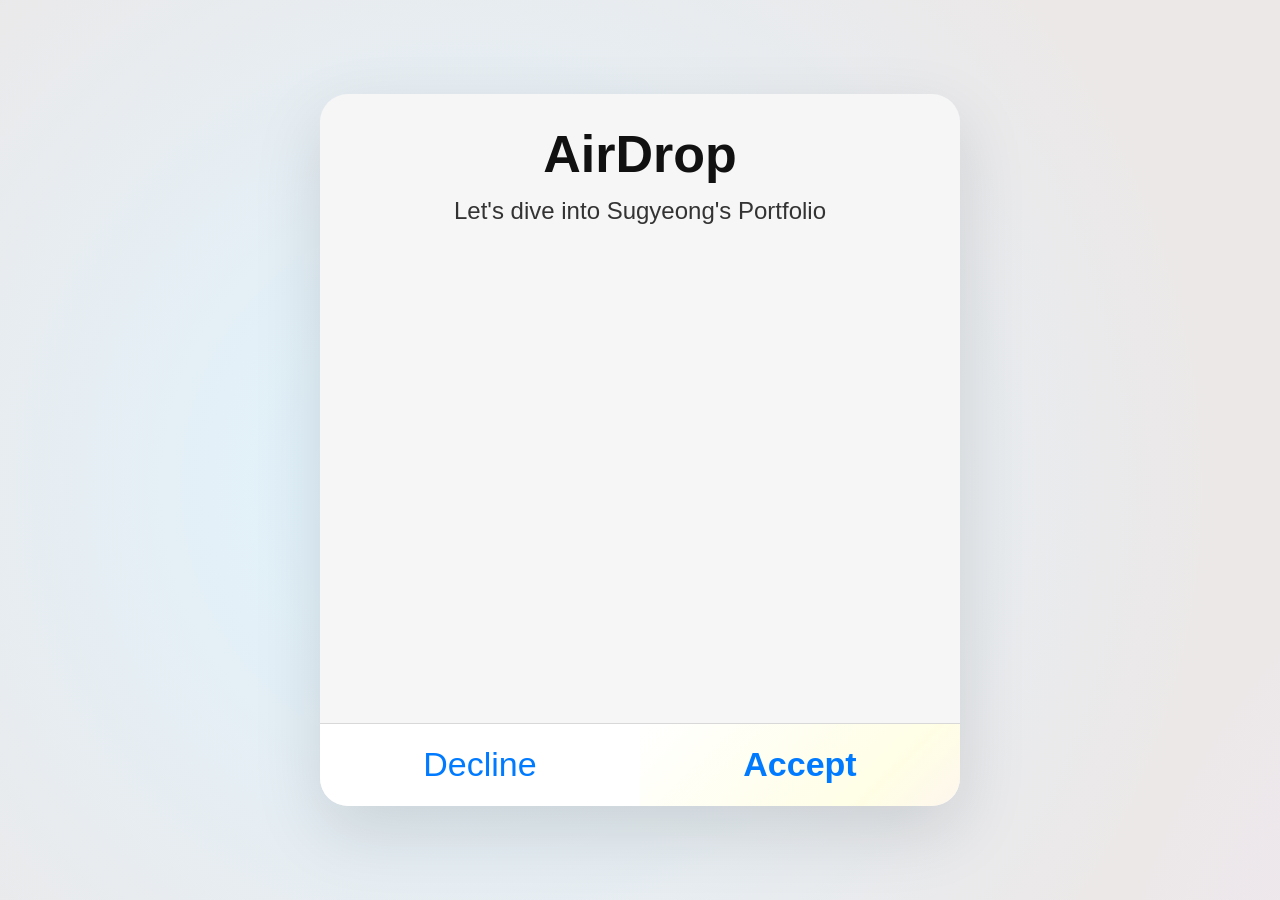
<file: index.html>
<!DOCTYPE html>
<html lang="en">

<head>
    <meta charset="UTF-8">
    <meta name="viewport" content="width=device-width, initial-scale=1.0">
    <title>SG Portfolio</title>

    <link rel="stylesheet" href="css/style.css">
</head>

<body>

    <div class="airdrop_box">

        <div class="top">
            <h1>AirDrop</h1>
            <p>Let's dive into Sugyeong's Portfolio</p>
        </div>

        <div class="mid">
            <video autoplay muted loop playsinline>
                <source src="video/my_ai_video.mp4" type="video/mp4">
            </video>
        </div>

        <div class="bot">

            <button class="decline">
                Decline
            </button>

            <button class="accept">
                <span>Accept</span>
            </button>

        </div>

    </div>
    <script src="js/script.js"></script>
</body>

</html>
</file>
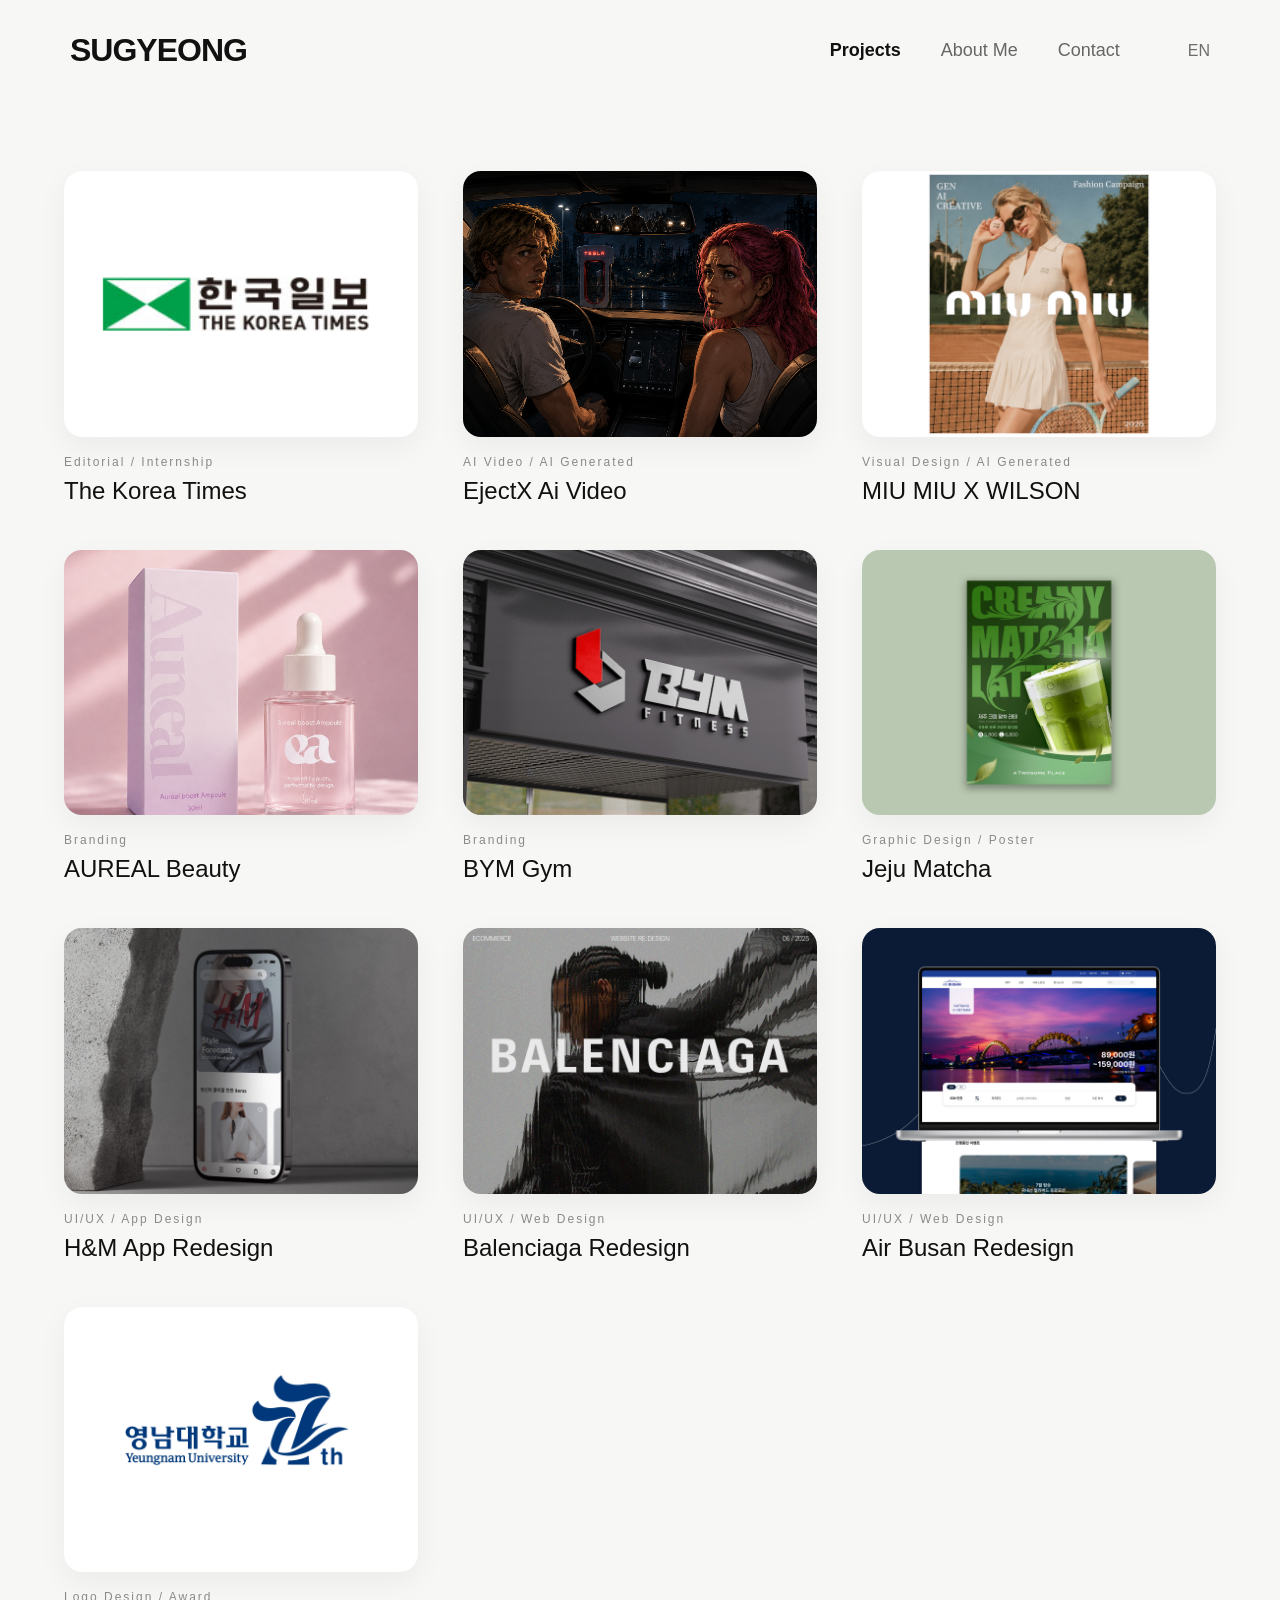
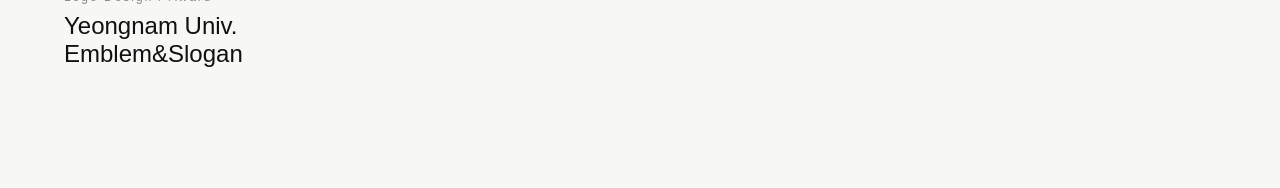
<file: portfolio.html>
<!DOCTYPE html>
<html lang="en">

<head>

    <meta charset="UTF-8">

    <meta name="viewport" content="width=device-width, initial-scale=1.0">

    <title>Sugyeong Portfolio</title>

    <link rel="stylesheet" href="css/portfolio.css">

</head>

<body>

    <header>

        <div class="logo">

            SUGYEONG

        </div>

        <nav>
            <button class="active" data-page="projects">Projects</button>
            <button data-page="about">About Me</button>
            <button data-page="contact">Contact</button>
            <button data-page="language"><a
                href="https://sugyeong01.github.io/sugyeong_portfolio26/"
                class="language_switch"
            >
                EN
            </a></button>
        </nav>

    </header>

    <main>


        <section id="projects" class="page active">

            <div class="grid">
                <!-- **Project 12 새작업물 추가될시 id=12로 변경 후 html 맨위에 배치** js파일에서는 12로 시작 -->

                <!-- Project 11 -->
                <a href="project.html?id=1" class="card">

                    <div class="thumbnail">

                        <img src="img/koreatimesthum.jpg" alt="Project">

                    </div>

                    <div class="card_info">

                        <span class="category">Editorial / Internship</span>

                        <h3>The Korea Times</h3>

                    </div>

                </a>

                <!-- 여기부터 복붙해서 11개 -->
                <!-- Project 10 -->
                <a href="project.html?id=2" class="card">

                    <div class="thumbnail">

                        <img src="img/ejectxthum.png" alt="Project">

                    </div>

                    <div class="card_info">

                        <span class="category">AI Video / AI Generated</span>

                        <h3>EjectX Ai Video</h3>

                    </div>

                </a>
                <!-- Project 09 -->
                <a href="project.html?id=11" class="card">

                    <div class="thumbnail">

                        <img src="img/miuwilthum.jpg" alt="Project">

                    </div>

                    <div class="card_info">

                        <span class="category">Visual Design / AI Generated</span>

                        <h3>MIU MIU X WILSON</h3>

                    </div>

                </a>
                <!-- Project 08 -->
                <a href="project.html?id=3" class="card">

                    <div class="thumbnail">

                        <img src="img/aurealthum.png" alt="Project">

                    </div>

                    <div class="card_info">

                        <span class="category">Branding</span>

                        <h3>AUREAL Beauty</h3>

                    </div>

                </a>
                <!-- Project 07 -->
                <a href="project.html?id=4" class="card">

                    <div class="thumbnail">

                        <img src="img/bymthum.jpg" alt="Project">

                    </div>

                    <div class="card_info">

                        <span class="category">Branding</span>

                        <h3>BYM Gym</h3>

                    </div>

                </a>
                <!-- Project 06 -->
                <a href="project.html?id=5" class="card">

                    <div class="thumbnail">

                        <img src="img/matchathum.jpg" alt="Project">

                    </div>

                    <div class="card_info">

                        <span class="category">Graphic Design / Poster</span>

                        <h3>Jeju Matcha</h3>

                    </div>

                </a>
                <!-- Project 05 -->
              
                <!-- Project 04 -->
                <a href="project.html?id=7" class="card">

                    <div class="thumbnail">

                        <img src="img/hnmthum.jpg" alt="Project">

                    </div>

                    <div class="card_info">

                        <span class="category">UI/UX / App Design</span>

                        <h3>H&M App Redesign</h3>

                    </div>

                </a>
                <!-- Project 03 -->
                <a href="project.html?id=8" class="card">

                    <div class="thumbnail">

                        <img src="img/balenciagathum.jpg" alt="Project">

                    </div>

                    <div class="card_info">

                        <span class="category">UI/UX / Web Design</span>

                        <h3>Balenciaga Redesign</h3>

                    </div>

                </a>
                <!-- Project 02 -->
                <a href="project.html?id=9" class="card">

                    <div class="thumbnail">

                        <img src="img/airbusanthum.jpg" alt="Project">

                    </div>

                    <div class="card_info">

                        <span class="category">UI/UX / Web Design</span>

                        <h3>Air Busan Redesign</h3>

                    </div>

                </a>
                <!-- Project 01 -->
                <a href="project.html?id=10" class="card">

                    <div class="thumbnail">

                        <img src="img/unilogothum.jpg" alt="Project">

                    </div>

                    <div class="card_info">

                        <span class="category">Logo Design / Award</span>

                        <h3>Yeongnam Univ. Emblem&Slogan</h3>

                    </div>

                </a>




            </div>

        </section>

        <section id="about" class="page">

            <div class="about_container">

                <div class="about_left">

                    <span class="about_label">
                        ABOUT
                    </span>

                    <h1>
                        Graphic Designer
                        creating visual experiences.
                    </h1>

                    <p>
                        에디토리얼 디자인, 브랜딩, 디지털 콘텐츠를 중심으로 작업하는 비주얼 커뮤니케이션 디자이너입니다.
                        타이포그래피와 시각적 구성, 디지털 툴을 기반으로 다양한 아이디어를 시각화하며, AI를 활용한 새로운 디자인 프로세스를 함께 탐구하고 있습니다.
                    </p>

                </div>

                <div class="about_right">

                    <div class="profile">

                        <img src="img/meimg.JPG" alt="profile">

                    </div>

                </div>

            </div>

            <div class="about_bottom">

                <div>

                    <h3>Experience</h3>

                    <p>2025-2026 </p>
                    <p>The Korea Times / Graphic Edit Design Intern</p>
                    <p>- 신문 및 매거진 지면 편집 디자인</p>
                    <p>- 광고 시안 제작 및 레이아웃 구성</p>
                    <p>- 생산공장 및 핸들링</p>

                </div>

                <div>

                    <h3>Education</h3>

                    <p>2024-ing  학점은행제 KG IT Bank (시각디자인 학과) 재학 </p>
                    <p>2025  영남대학교(독어독문 학과)졸업</p>

                </div>

                <div>

                    <h3>Skills</h3>

                    <p>Photoshop</p>
                    <p>Illustrator</p>
                    <p>InDesign</p>
                    <p>HTML · CSS</p>
                    <p>Figma</p>

                </div>

            </div>

        </section>

        <section id="contact" class="page">

            <div class="contact_container">

                <div class="contact_intro">

                    <span class="contact_label">
                        CONTACT
                    </span>

                    <h1>
                        Let's work together.
                    </h1>

                    <p>
                        Have a project in mind or want to get in touch?
                        I'd love to hear from you.
                    </p>

                </div>


                <div class="contact_links">

                    <a href="mailto:2sugyeong01@gmail.com" class="contact_item">

                        <div>
                            <span class="contact_type">EMAIL</span>
                            <span class="contact_value">
                                2sugyeong01@gmail.com
                            </span>
                        </div>

                        <span class="contact_arrow">↗</span>

                    </a>


                    <a href="https://www.linkedin.com/in/sugyeong-lee-232aab372?utm_source=share_via&utm_content=profile&utm_medium=member_ios"
                        class="contact_item" target="_blank">

                        <div>
                            <span class="contact_type">LINKEDIN</span>
                            <span class="contact_value">
                                LinkedIn
                            </span>
                        </div>

                        <span class="contact_arrow">↗</span>

                    </a>


                    <a href="https://open.kakao.com/o/sCYSmXAh" class="contact_item" target="_blank">

                        <div>
                            <span class="contact_type">OPEN KAKAOTALK</span>
                            <span class="contact_value">
                                Open Kakaotalk
                            </span>
                        </div>

                        <span class="contact_arrow">↗</span>

                    </a>


                    <!-- <a href="https://www.instagram.com/ou.xett?igsh=NTc4MTIwNjQ2YQ%3D%3D&utm_source=qr"
                        class="contact_item" target="_blank">

                        <div>
                            <span class="contact_type">INSTAGRAM</span>
                            <span class="contact_value">
                                Instagram
                            </span>
                        </div>

                        <span class="contact_arrow">↗</span>

                    </a> -->

                </div>


                <footer class="contact_footer">

                    <span>© 2026 SUGYEONG</span>

                    <span>Visual Communication Designer</span>

                </footer>

            </div>

        </section>

    </main>

    <script src="js/script.js"></script>

</body>

</html>
</file>
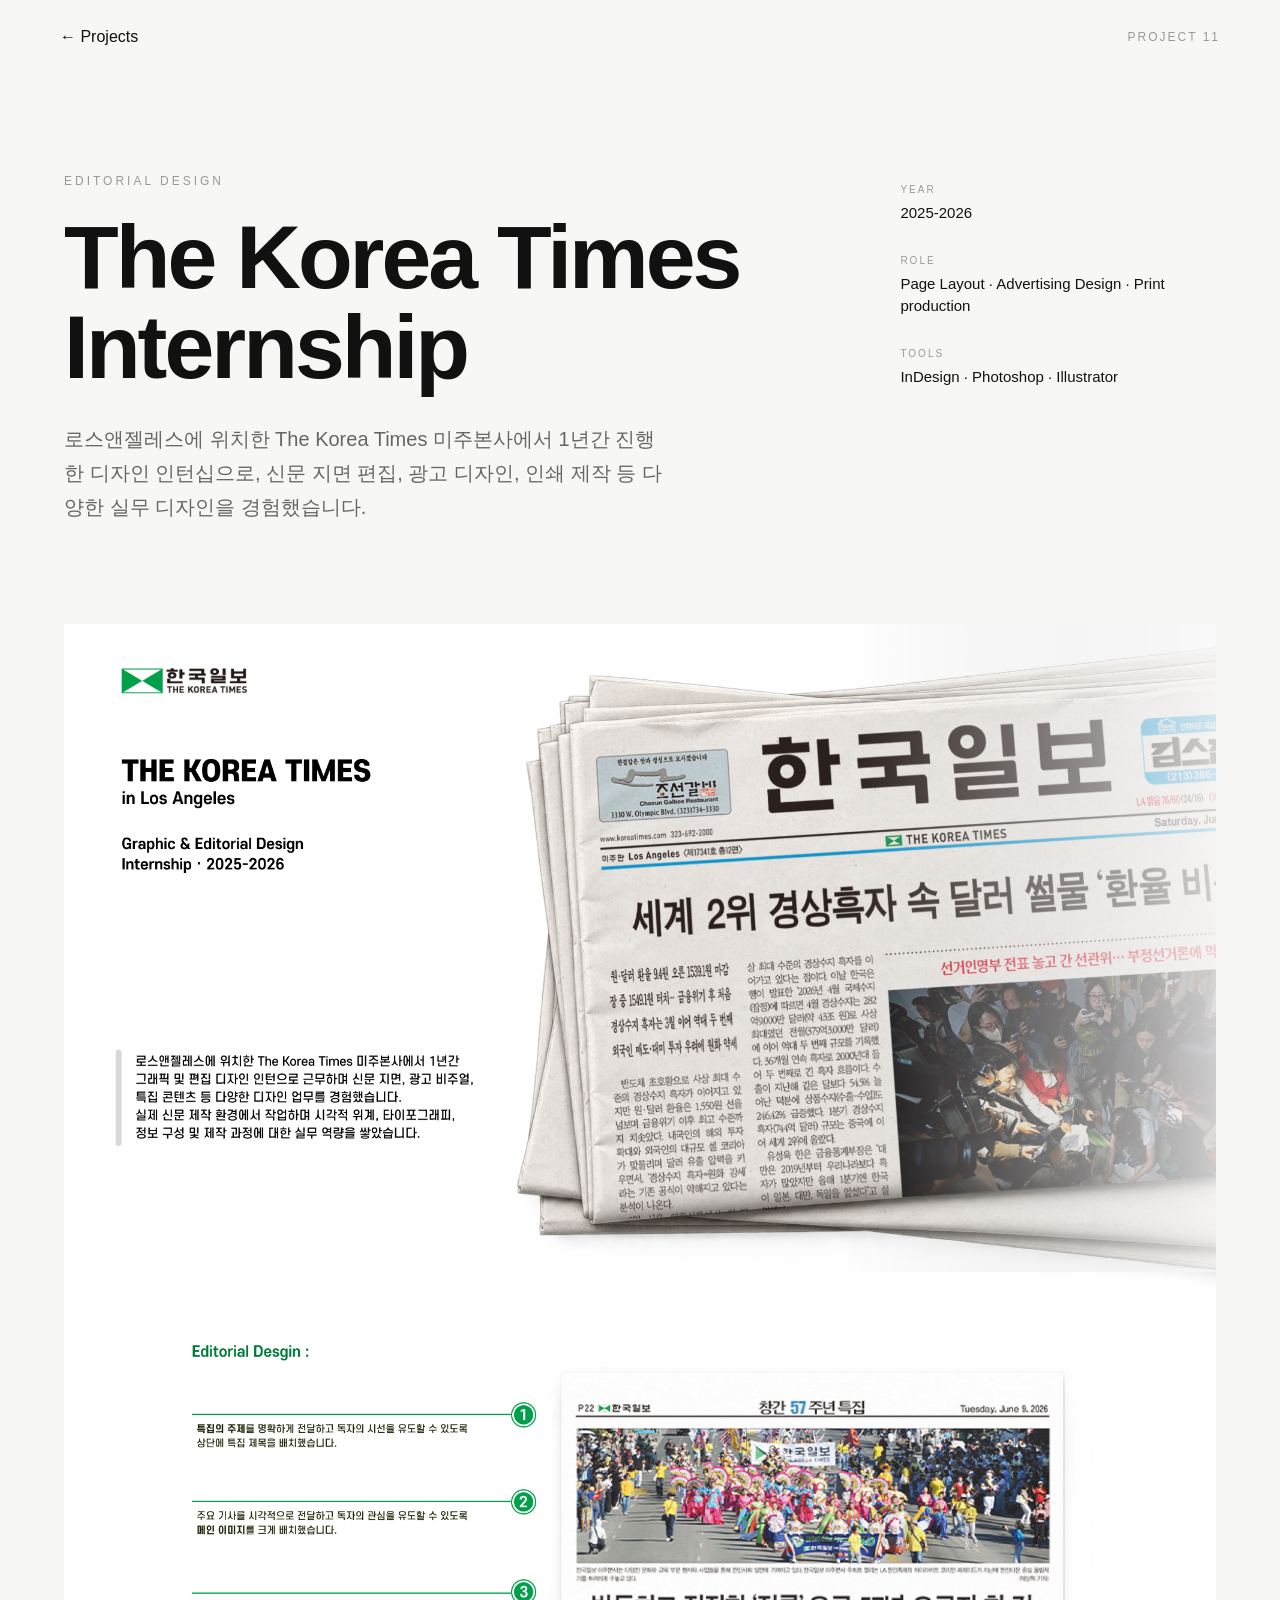
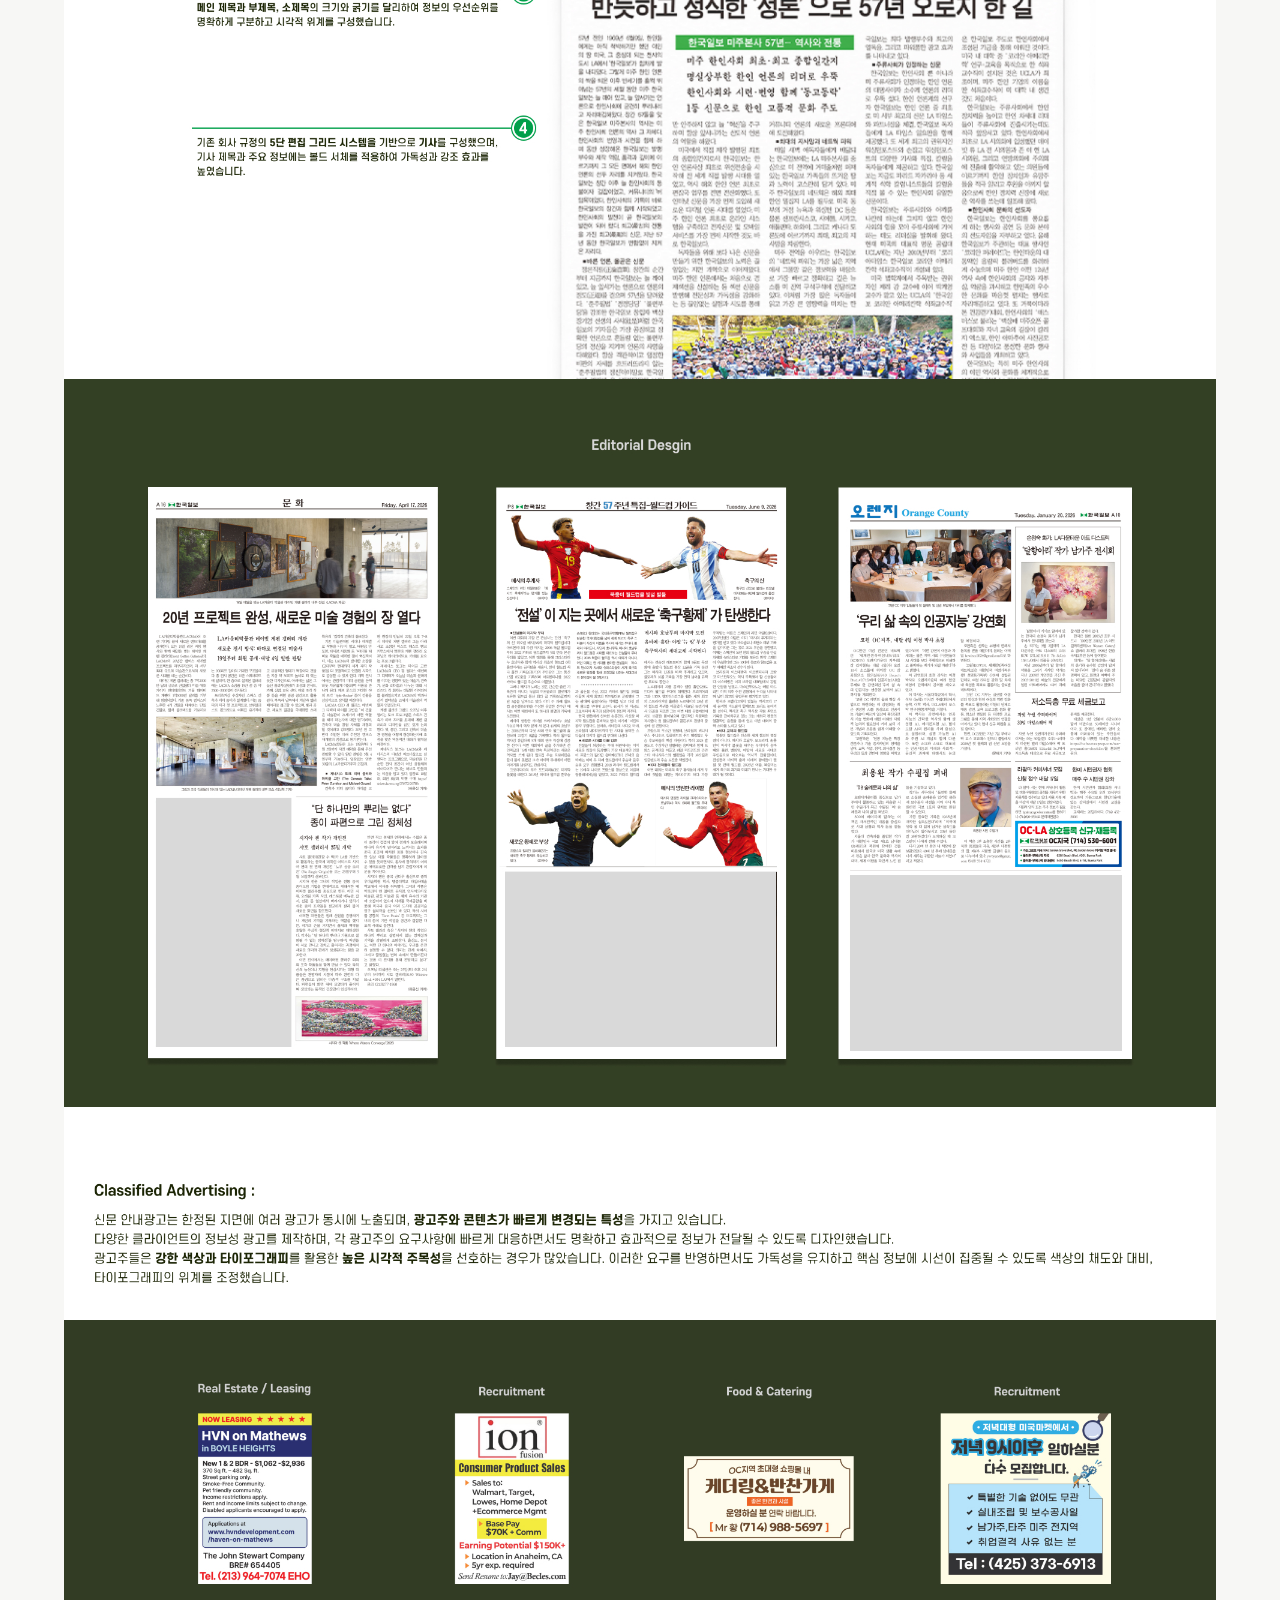
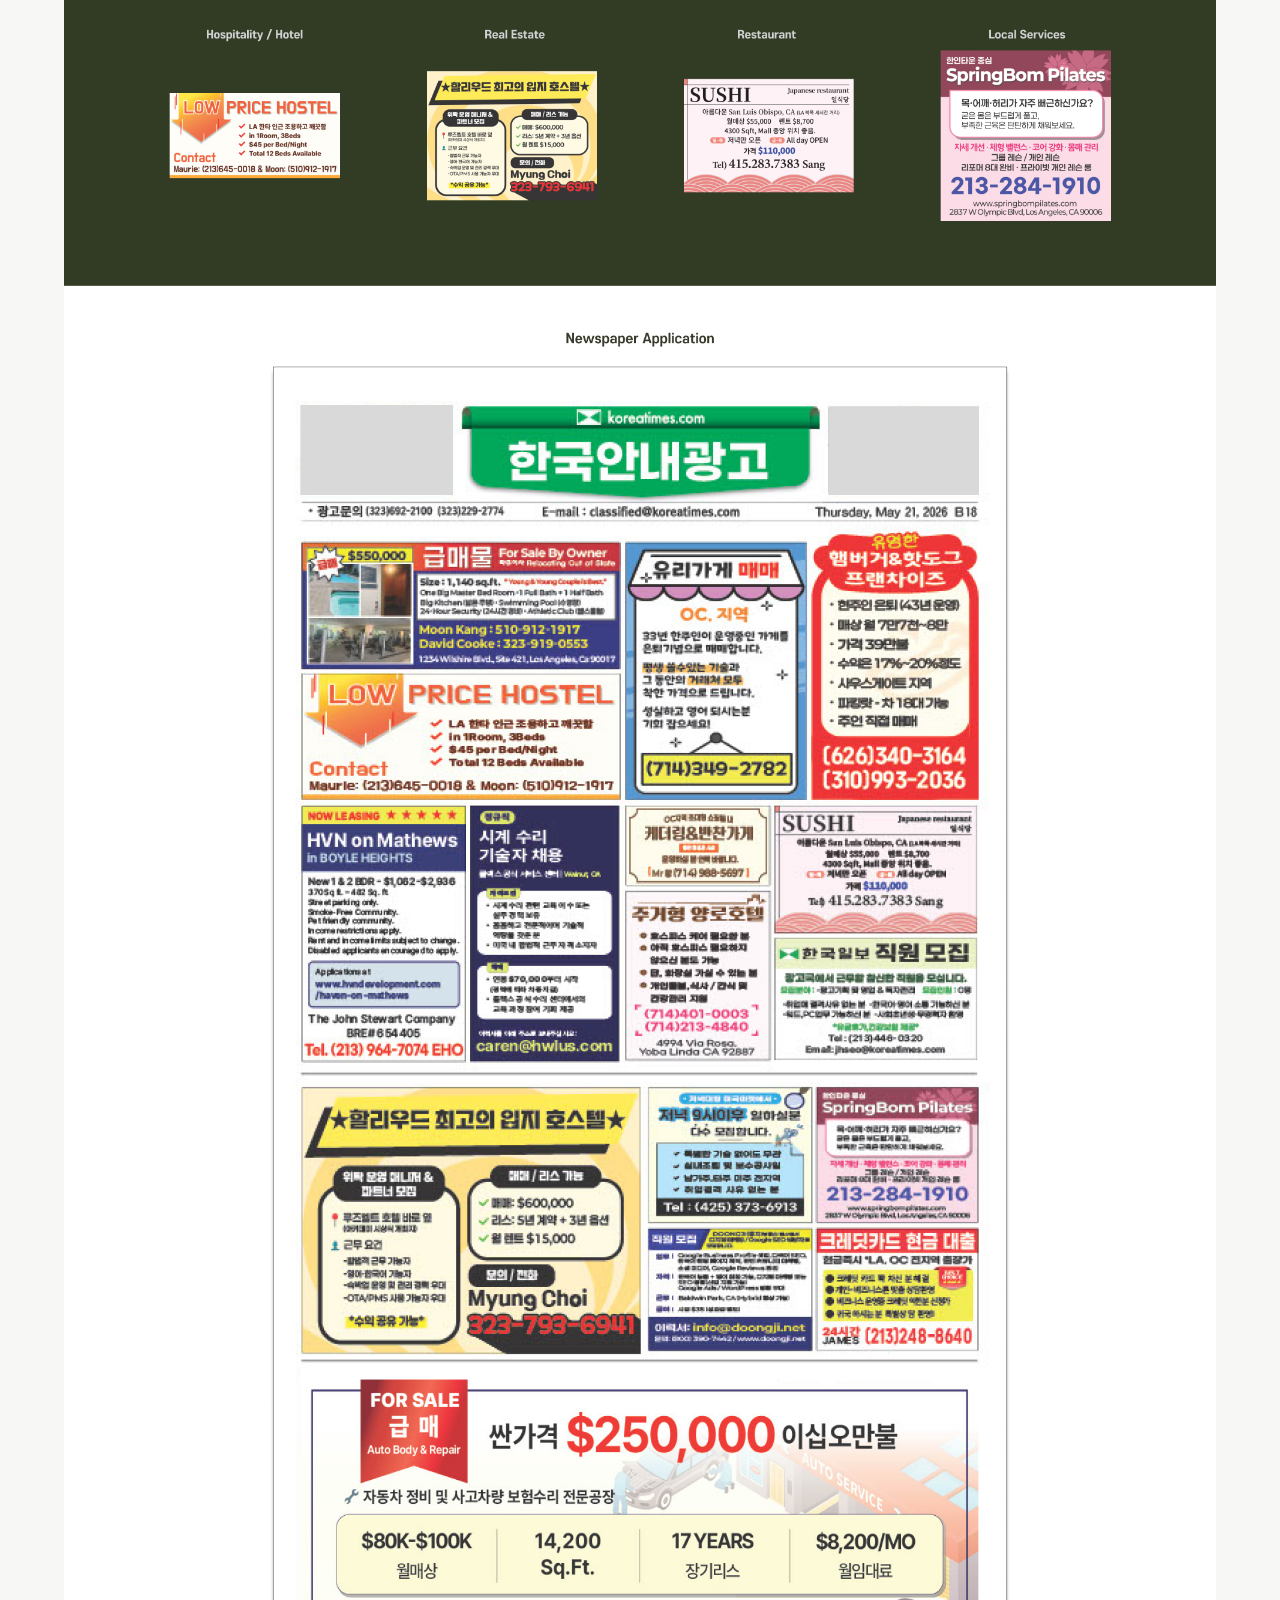
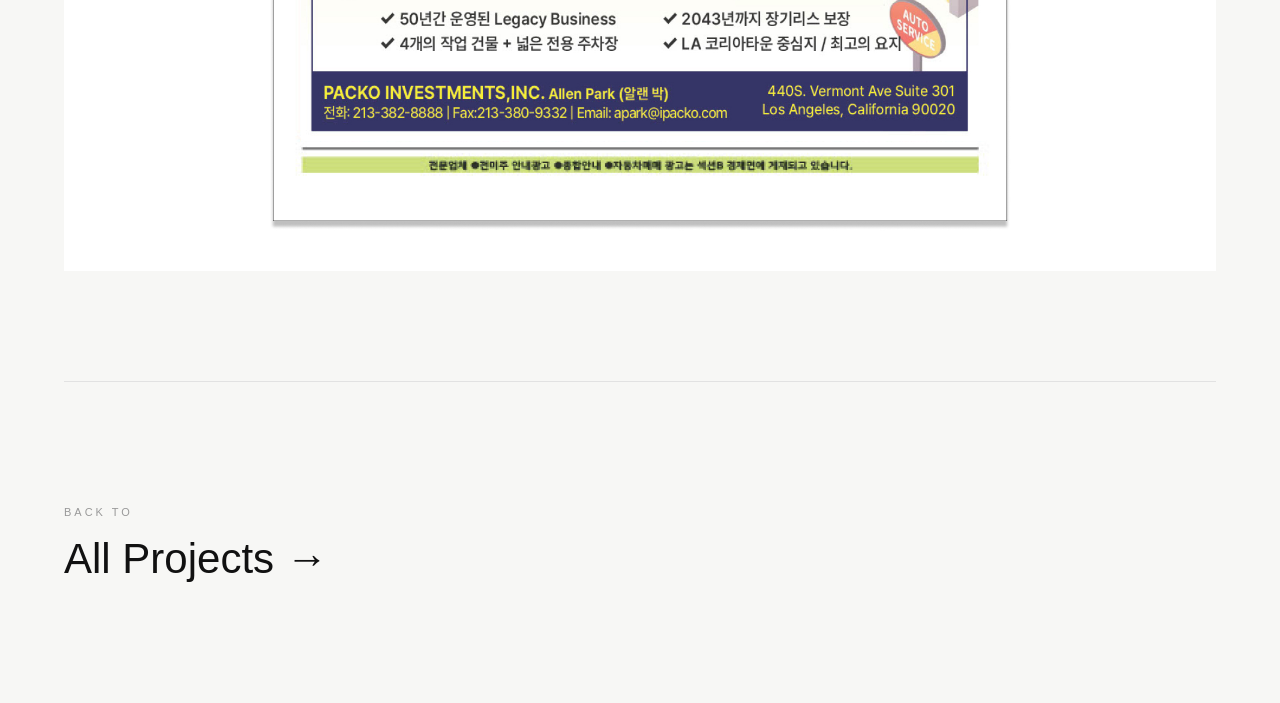
<file: project.html>
<!DOCTYPE html>
<html lang="en">

<head>

    <meta charset="UTF-8">

    <meta name="viewport" content="width=device-width, initial-scale=1.0">

    <title>Project — Sugyeong</title>

    <link rel="stylesheet" href="css/project.css">

</head>


<body>

    <header class="project_header">

        <a href="portfolio.html" class="back">
            ← Projects
        </a>

        <span class="project_number" id="projectNumber">
            PROJECT 01
        </span>

    </header>


    <main class="project_page">


        <!-- PROJECT INTRO -->

        <section class="project_intro">

            <div class="project_title">

                <span class="category" id="projectCategory">
                    EDITORIAL DESIGN
                </span>

                <h1 id="projectTitle">
                    Project Title
                </h1>

                <p id="projectDescription">
                    Project description goes here.
                </p>

                <a id="projectLink" class="project_link" href="#" target="_blank" rel="noopener noreferrer">
                    Visit Live Website ↗
                </a>

            </div>


            <div class="project_info">

                <div>

                    <span>YEAR</span>

                    <p id="projectYear">
                        2026
                    </p>

                </div>


                <div>

                    <span>ROLE</span>

                    <p id="projectRole">
                        Graphic Design
                    </p>

                </div>


                <div>

                    <span>TOOLS</span>

                    <p id="projectTools">
                        Photoshop · Illustrator
                    </p>

                </div>

            </div>

        </section>


        <!-- CASE STUDY IMAGE -->

        <section class="case_study">

            <div class="case_image">

                <div class="case_study" id="projectMedia"></div>

            </div>

        </section>


        <!-- PROJECT NAVIGATION -->

        <section class="project_navigation">

            <a href="portfolio.html">

                <span>BACK TO</span>

                <h2>
                    All Projects →
                </h2>

            </a>

        </section>


    </main>


    <script src="js/script.js"></script>

</body>

</html>
</file>
<file: css/style.css>
*{
    margin:0;
    padding:0;
    box-sizing:border-box;
}

body{

    min-height:100vh;

    display:flex;
    justify-content:center;
    align-items:center;

    background:
    radial-gradient(circle at 20% 30%,#DFF4FF 0%,transparent 35%),
    radial-gradient(circle at 80% 70%,#F4E5FF 0%,transparent 35%),
    #ECE8E8;

    background-size:180% 180%;

    animation:bgMove 12s ease infinite;

    font-family:-apple-system,
    BlinkMacSystemFont,
    "SF Pro Display",
    sans-serif;

}

/* ---------------------- */

.airdrop_box{

    width:min(640px,92vw);

    background:#F6F6F7;

    border-radius:28px;

    overflow:hidden;

    box-shadow:
    0 25px 70px rgba(0,0,0,.12);

    transition:.35s;

}

.airdrop_box:hover{

    transform:translateY(-4px);

    box-shadow:
    0 40px 90px rgba(0,0,0,.15);

}

/* ---------------------- */

.top{

    text-align:center;

    padding:30px;

}

.top h1{

    font-size:52px;

    font-weight:700;

    color:#111;

    margin-bottom:10px;

}

.top p{

    font-size:24px;

    line-height:1.4;

    color:#333;

}
.mid{

    width:100%;
    max-width:706px;

    aspect-ratio:706 / 513;

    margin:0 auto;

    overflow:hidden;

}

.mid video{

    width:100%;
    height:100%;

    object-fit:cover;

    display:block;

}

/* ---------------------- 
.mid video{
    width:100%;
    display:block;
    object-fit:cover;
}

.mid img{

    width:100%;

    display:block;

}

/* ---------------------- */

.bot{

    display:flex;

    border-top:1px solid #d8d8d8;

}

.bot button{

    width:50%;

    height:82px;

    border:none;

    font-size:34px;

    

    color:#007AFF;

}

/* ---------------------- */

.decline{
    background:#fff;

    cursor:default;

    border-right:1px solid #d8d8d8;

}

/* ---------------------- */

.accept{

    position:relative;

    overflow:hidden;

    cursor:pointer;

    font-weight:600;

    transition:.35s;

    background:linear-gradient(
        135deg,
        #ffffff,
        #fffee5,
        #fbe6ff,
        #eef7ff,
        #ffffff
    );

    background-size:300% 300%;

    animation:flow 5s ease infinite;

}

.accept span{

    position:relative;

    z-index:2;

}

/* Hover */

.accept:hover{

    animation:none;

    background:#007AFF;

    color:white;

}

/* Click */

.accept:active{

    transform:scale(.97);

}

/* ---------------------- */

@keyframes flow{

    0%{

        background-position:0% 50%;

    }

    50%{

        background-position:100% 50%;

    }

    100%{

        background-position:0% 50%;

    }

}

@keyframes bgMove{

    0%{
        background-position:0% 0%;
    }

    50%{
        background-position:100% 100%;
    }

    100%{
        background-position:0% 0%;
    }

}

/* ========================= */
/* AirDrop Hide Animation */

.airdrop_box{

    transition:
    opacity .5s ease,
    transform .5s ease;

}

.airdrop_box.hide{

    opacity:0;

    transform:scale(.94);

}
/* ========================= */


/* ---------------------- */

@media(max-width:768px){

.airdrop_box{

    width:92%;

}

.top{

    padding:22px;

}

.top h1{

    font-size:38px;

}

.top p{

    font-size:18px;

}

.bot button{

    height:64px;

    font-size:24px;

}

}

@media(max-width:480px){

.top h1{

    font-size:30px;

}

.top p{

    font-size:16px;

}

.bot button{

    height:56px;

    font-size:20px;

}

}
</file>
<file: css/portfolio.css>
/* ========================= */

*{

    margin:0;
    padding:0;
    box-sizing:border-box;

}

html{

    scroll-behavior:smooth;

}

body{

    font-family:-apple-system,
    BlinkMacSystemFont,
    "SF Pro Display",
    sans-serif;

    background:#F7F7F5;

    color:#111;

}

/* ========================= */
/* Header */
/* ========================= */

header{

    position:sticky;

    top:0;

    z-index:999;

    display:flex;

    justify-content:space-between;

    align-items:center;

    padding:32px 70px;

    background:rgba(247,247,245,.85);

    backdrop-filter:blur(18px);

}

.logo{

    font-size:32px;

    font-weight:700;

    letter-spacing:-1px;

}

nav{

    display:flex;

    gap:40px;

}

nav button{

    border:none;

    background:none;

    font-size:18px;

    cursor:pointer;

    color:#666;

    transition:.3s;

}

nav button:hover{

    color:#111;

}

nav button.active{

    color:#111;

    font-weight:600;

}

.language_switch {
    margin-left: 28px;
    font-size: 16px;
    text-decoration: none;
    color: #111;
    opacity: 0.6;
    transition: opacity 0.2s ease;
}

.language_switch:hover {
    opacity: 1;
}

/* ========================= */

main{

    width:min(1400px,90%);

    margin:70px auto 120px;

}

/* ========================= */
/* Grid */
/* ========================= */

.grid{

    display:grid;

    grid-template-columns:repeat(3,1fr);

    gap:45px;

}

/* ========================= */
/* Card */
/* ========================= */

.card{

    text-decoration:none;

    color:inherit;

    transition:.35s;

}

.thumbnail{

    width:100%;

    aspect-ratio:4/3;

    background:#E9E9E9;

    border-radius:18px;

    overflow:hidden;

    box-shadow:

    0 10px 30px rgba(0,0,0,.05);

}

.thumbnail img{

    width:100%;

    height:100%;

    object-fit:cover;

    transition:.5s;

}

/* ========================= */

.card_info{

    margin-top:18px;

}

.category{

    display:block;

    font-size:12px;

    color:#8A8A8A;

    letter-spacing:2px;

    margin-bottom:8px;

}

.card_info h3{

    font-size:24px;

    font-weight:500;

    transition:.3s;

}


/*페이지 구분*/
.page{
    display:none;
    animation:fade .4s ease;
}

.page.active{
    display:block;
}

@keyframes fade{
    from{
        opacity:0;
        transform:translateY(20px);
    }
    to{
        opacity:1;
        transform:translateY(0);
    }
}
/*페이지 구분*/



/* ========================= */
/* ABOUT */
/* ========================= */

.about_container{

    display:grid;

    grid-template-columns:1.2fr .8fr;

    gap:80px;

    align-items:center;

    margin-top:50px;

}

.about_label{

    font-size:14px;

    letter-spacing:4px;

    color:#999;

}

.about_left h1{

    font-size:58px;

    font-weight:600;

    line-height:1.1;

    margin:25px 0;

}

.about_left p{

    max-width:550px;

    font-size:20px;

    color:#555;

    line-height:1.8;

}

.profile{

    width:340px;

    aspect-ratio:3/4;

    border-radius:24px;

    overflow:hidden;

    background:#E9E9E9;

    margin-left:auto;

}

.profile img{

    width:100%;

    height:100%;

    object-fit:cover;

}

.about_bottom{

    display:grid;

    grid-template-columns:repeat(3,1fr);

    gap:60px;

    margin-top:120px;

    padding-top:60px;

    border-top:1px solid #E5E5E5;

}

.about_bottom h3{

    font-size:18px;

    margin-bottom:20px;

}

.about_bottom p{

    color:#666;

    line-height:1.9;

}

/* ========================= */
/* CONTACT */
/* ========================= */

.contact_container{

    max-width:1000px;

    margin:0 auto;

    padding-top:60px;

}


/* Intro */

.contact_label{

    display:block;

    font-size:13px;

    letter-spacing:4px;

    color:#999;

    margin-bottom:25px;

}

.contact_intro h1{

    font-size:72px;

    font-weight:600;

    letter-spacing:-3px;

    line-height:1.05;

    margin-bottom:25px;

}

.contact_intro p{

    max-width:500px;

    font-size:20px;

    line-height:1.7;

    color:#666;

}


/* Links */

.contact_links{

    margin-top:100px;

    border-top:1px solid #E2E2E2;

}


.contact_item{

    display:flex;

    justify-content:space-between;

    align-items:center;

    padding:28px 0;

    border-bottom:1px solid #E2E2E2;

    text-decoration:none;

    color:#111;

    transition:.3s;

}


.contact_type{

    display:block;

    font-size:11px;

    letter-spacing:2px;

    color:#999;

    margin-bottom:8px;

}


.contact_value{

    display:block;

    font-size:20px;

    font-weight:500;

}


.contact_arrow{

    font-size:28px;

    transition:.3s;

}


/* Hover */

.contact_item:hover{

    padding-left:10px;

}


.contact_item:hover .contact_value{

    color:#007AFF;

}


.contact_item:hover .contact_arrow{

    transform:translate(5px,-5px);

    color:#007AFF;

}


/* Footer */

.contact_footer{

    display:flex;

    justify-content:space-between;

    margin-top:100px;

    padding-top:25px;

    border-top:1px solid #E2E2E2;

    font-size:12px;

    color:#999;

}
/*Contact/*/

/* ========================= */
/* Hover */
/* ========================= */

.card:hover{

    transform:translateY(-8px);

}

.card:hover .thumbnail{

    box-shadow:

    0 25px 60px rgba(0,0,0,.12);

}

.card:hover img{

    transform:scale(1.06);

}

.card:hover h3{

    color:#007AFF;

}

/* ========================= */
/* Tablet */
/* ========================= */

@media(max-width:1024px){

header{

    padding:28px 35px;

}

.grid{

    grid-template-columns:repeat(3,1fr);

    gap:25px;

}

.card_info h3{

    font-size:20px;

}

/*about*/
.about_container{

    grid-template-columns:1fr;

}

.profile{

    width:280px;

    margin:0;

}

.about_bottom{

    grid-template-columns:1fr;

    gap:40px;

}

.about_left h1{

    font-size:42px;

}

.about_left p{

    font-size:18px;

}


}

/* ========================= */
/* Mobile */
/* ========================= */

@media(max-width:768px){

header{

    flex-direction:column;

    gap:20px;

}

nav{

    gap:20px;

}

.grid{

    grid-template-columns:repeat(2,1fr);

}

.contact_container{

    padding-top:30px;

}

.contact_intro h1{

    font-size:48px;

    letter-spacing:-2px;

}

.contact_intro p{

    font-size:17px;

}

.contact_links{

    margin-top:60px;

}

.contact_value{

    font-size:17px;

}

.contact_arrow{

    font-size:22px;

}

.contact_footer{

    flex-direction:column;

    gap:10px;

    margin-top:70px;

}


}

/* ========================= */

@media(max-width:480px){

.grid{

    grid-template-columns:1fr;

}

main{

    width:92%;

}

}
</file>
<file: css/project.css>
* {

    margin: 0;
    padding: 0;

    box-sizing: border-box;

}


html {

    scroll-behavior: smooth;

}


body {

    font-family:
        -apple-system,
        BlinkMacSystemFont,
        "SF Pro Display",
        sans-serif;

    background: #F7F7F5;

    color: #111;

}


/* ========================= */
/* HEADER */
/* ========================= */

.project_header {

    position: sticky;

    top: 0;

    z-index: 100;

    display: flex;

    justify-content: space-between;

    align-items: center;

    padding: 28px 60px;

    background: rgba(247, 247, 245, .85);

    backdrop-filter: blur(18px);

}


.back {

    color: #111;

    text-decoration: none;

    font-size: 16px;

    transition: .3s;

}


.back:hover {

    color: #007AFF;

}


.project_number {

    font-size: 12px;

    letter-spacing: 2px;

    color: #999;

}


/* ========================= */
/* PROJECT PAGE */
/* ========================= */

.project_page {

    width: min(1400px, 90%);

    margin: 0 auto;

}


/* ========================= */
/* INTRO */
/* ========================= */

.project_intro {

    display: grid;

    grid-template-columns: 1.4fr .6fr;

    gap: 100px;

    padding: 100px 0;

}


.category {

    display: block;

    font-size: 12px;

    letter-spacing: 3px;

    color: #999;

    margin-bottom: 25px;

}


.project_title h1 {

    font-size: clamp(48px, 7vw, 90px);

    line-height: 1;

    letter-spacing: -3px;

    font-weight: 600;

    margin-bottom: 30px;

}


.project_title>p {

    max-width: 600px;

    font-size: 20px;

    line-height: 1.7;

    color: #666;

}


/* ========================= */
/* PROJECT INFO */
/* ========================= */

.project_info {

    display: flex;

    flex-direction: column;

    gap: 30px;

    padding-top: 10px;

}


.project_info span {

    display: block;

    font-size: 10px;

    letter-spacing: 2px;

    color: #999;

    margin-bottom: 7px;

}


.project_info p {

    font-size: 15px;

    line-height: 1.5;

}


/* ========================= */
/* CASE STUDY */


.case_study {

    width: 100%;

}


.case_image {

    width: 100%;

    overflow: hidden;

}


.case_image img {

    display: block;

    width: 100%;

    height: auto;

}
/* ========================= */

.case_study {
    width: 100%;
}

.case_media_item {
    width: 100%;
    margin-bottom: 30px;
    overflow: hidden;
}

.case_media_item img,
.case_media_item video {
    display: block;
    width: 100%;
    height: auto;
}


/* ========================= */
/* NAVIGATION */
/* ========================= */

.project_navigation {

    padding: 120px 0;

    border-top: 1px solid #E2E2E2;

    margin-top: 80px;

}


.project_navigation a {

    text-decoration: none;

    color: #111;

}


.project_navigation span {

    font-size: 11px;

    letter-spacing: 3px;

    color: #999;

}


.project_navigation h2 {

    margin-top: 15px;

    font-size: 42px;

    font-weight: 500;

    transition: .3s;

}


.project_navigation a:hover h2 {

    color: #007AFF;

    transform: translateX(8px);

}


/* ========================= */
/* TABLET */
/* ========================= */

@media (max-width: 900px) {

    .project_header {

        padding: 22px 30px;

    }


    .project_intro {

        grid-template-columns: 1fr;

        gap: 50px;

        padding: 70px 0;

    }


    .project_info {

        display: grid;

        grid-template-columns: repeat(3, 1fr);

    }

}

/*web link*/
.project_link {
    display: inline-flex;
    align-items: center;
    gap: 8px;
    margin-top: 30px;
    padding: 14px 22px;
    border: 1px solid #111;
    border-radius: 100px;
    color: #111;
    background: transparent;
    text-decoration: none;
    font-size: 14px;
    font-weight: 500;
    transition: all 0.3s ease;
}

.project_link:hover {
    background: #111;
    color: #fff;
    transform: translateY(-2px);
}

/*web link*/


/* ========================= */
/* MOBILE */
/* ========================= */

@media (max-width: 600px) {

    .project_page {

        width: 92%;

    }


    .project_header {

        padding: 20px;

    }


    .project_intro {

        padding: 50px 0;

    }


    .project_title h1 {

        font-size: 48px;

        letter-spacing: -2px;

    }


    .project_title>p {

        font-size: 17px;

    }


    .project_info {

        grid-template-columns: 1fr;

        gap: 20px;

    }


    .project_navigation {

        padding: 80px 0;

    }


    .project_navigation h2 {

        font-size: 32px;

    }

}
</file>
